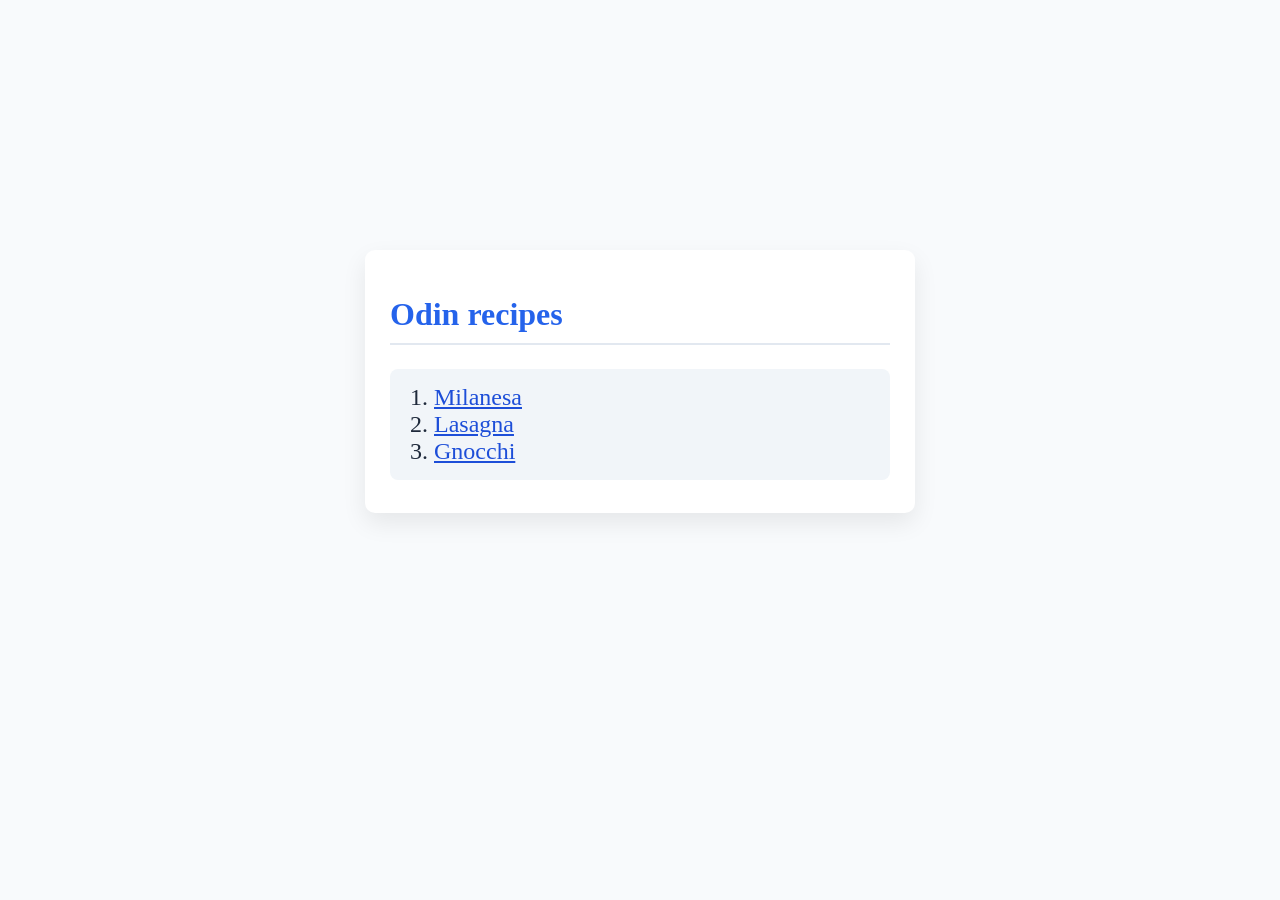
<file: index.html>
<!DOCTYPE html>
<html lang="en">

<head>
  <meta charset="UTF-8">
  <meta name="viewport" content="width=device-width, initial-scale=1.0">
  <title>Home</title>
  <link rel="stylesheet" href="styles.css">
</head>

<body>
  <div class="home">
    <h1 class="title">Odin recipes</h1>
    <ol class="list">
      <li><a class="links" href="recipes/milanesa.html">Milanesa </a> </li>
      <li><a class="links" href="recipes/lasagna.html">Lasagna</a></li>
      <li><a class="links" href="recipes/gnocchi.html">Gnocchi</a></li>
    </ol>
  </div>
</body>

</html>
</file>
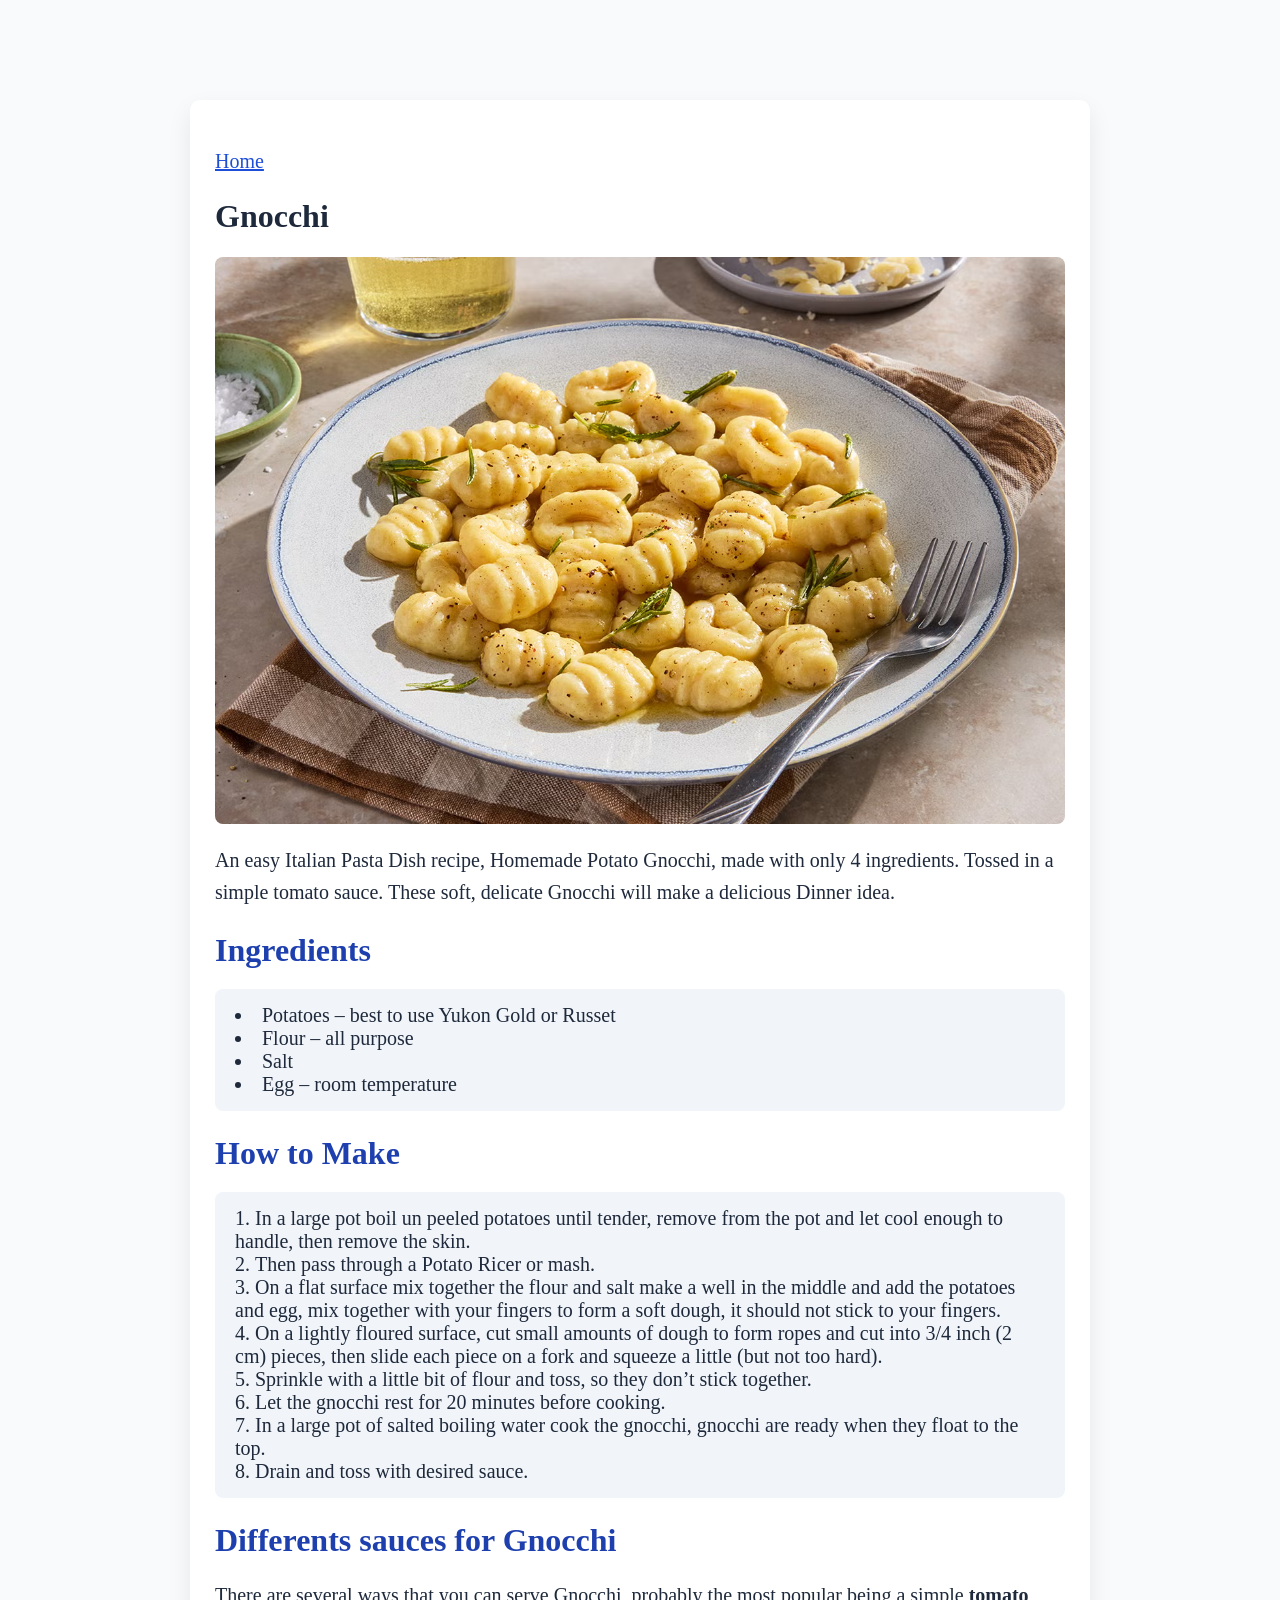
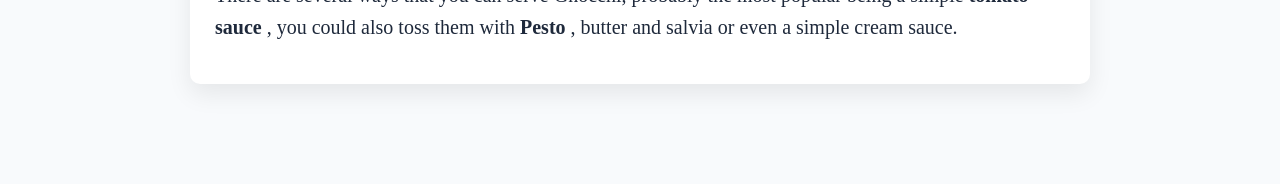
<file: recipes/gnocchi.html>
<!DOCTYPE html>
<html lang="en">

<head>
  <meta charset="UTF-8">
  <meta name="viewport" content="width=device-width, initial-scale=1.0">
  <title>Gnocchi</title>
  <link rel="stylesheet" href="gnostyle.css">
</head>

<body>
  <div class="text">
    <p><a class="links" href="../index.html">Home</a></p>
    <h1 title="">Gnocchi</h1>
    <img src="../images/gnocchi.jpg" height="732" width="1048">
    <p>An easy Italian Pasta Dish recipe, Homemade Potato Gnocchi, made with only 4 ingredients. Tossed in a simple
      tomato
      sauce. These soft, delicate Gnocchi will make a delicious Dinner idea.</p>
    <h2 class="subtitle">Ingredients</h2>
    <ul class="lists">
      <li>Potatoes – best to use Yukon Gold or Russet</li>
      <li>Flour – all purpose</li>
      <li>Salt</li>
      <li>Egg – room temperature</li>
    </ul>
    <h2 class="subtitle">How to Make</h2>
    <ol class="lists">
      <li>In a large pot boil un peeled potatoes until tender, remove from the pot and let cool enough to handle, then
        remove the skin.</li>
      <li>Then pass through a Potato Ricer or mash.</li>
      <li>On a flat surface mix together the flour and salt make a well in the middle and add the potatoes and egg, mix
        together with your fingers to form a soft dough, it should not stick to your fingers.</li>
      <li>On a lightly floured surface, cut small amounts of dough to form ropes and cut into 3/4 inch (2 cm) pieces,
        then
        slide each piece on a fork and squeeze a little (but not too hard).</li>
      <li>Sprinkle with a little bit of flour and toss, so they don’t stick together.</li>
      <li>Let the gnocchi rest for 20 minutes before cooking.</li>
      <li>In a large pot of salted boiling water cook the gnocchi, gnocchi are ready when they float to the top.</li>
      <li>Drain and toss with desired sauce.</li>
    </ol>
    <h2 class="subtitle">Differents sauces for Gnocchi</h2>
    <p>There are several ways that you can serve Gnocchi, probably the most popular being a simple <strong>tomato sauce
      </strong> , you could also toss them with <strong> Pesto </strong> , butter and salvia or even a simple cream
      sauce.
    </p>
  </div>
</body>

</html>
</file>
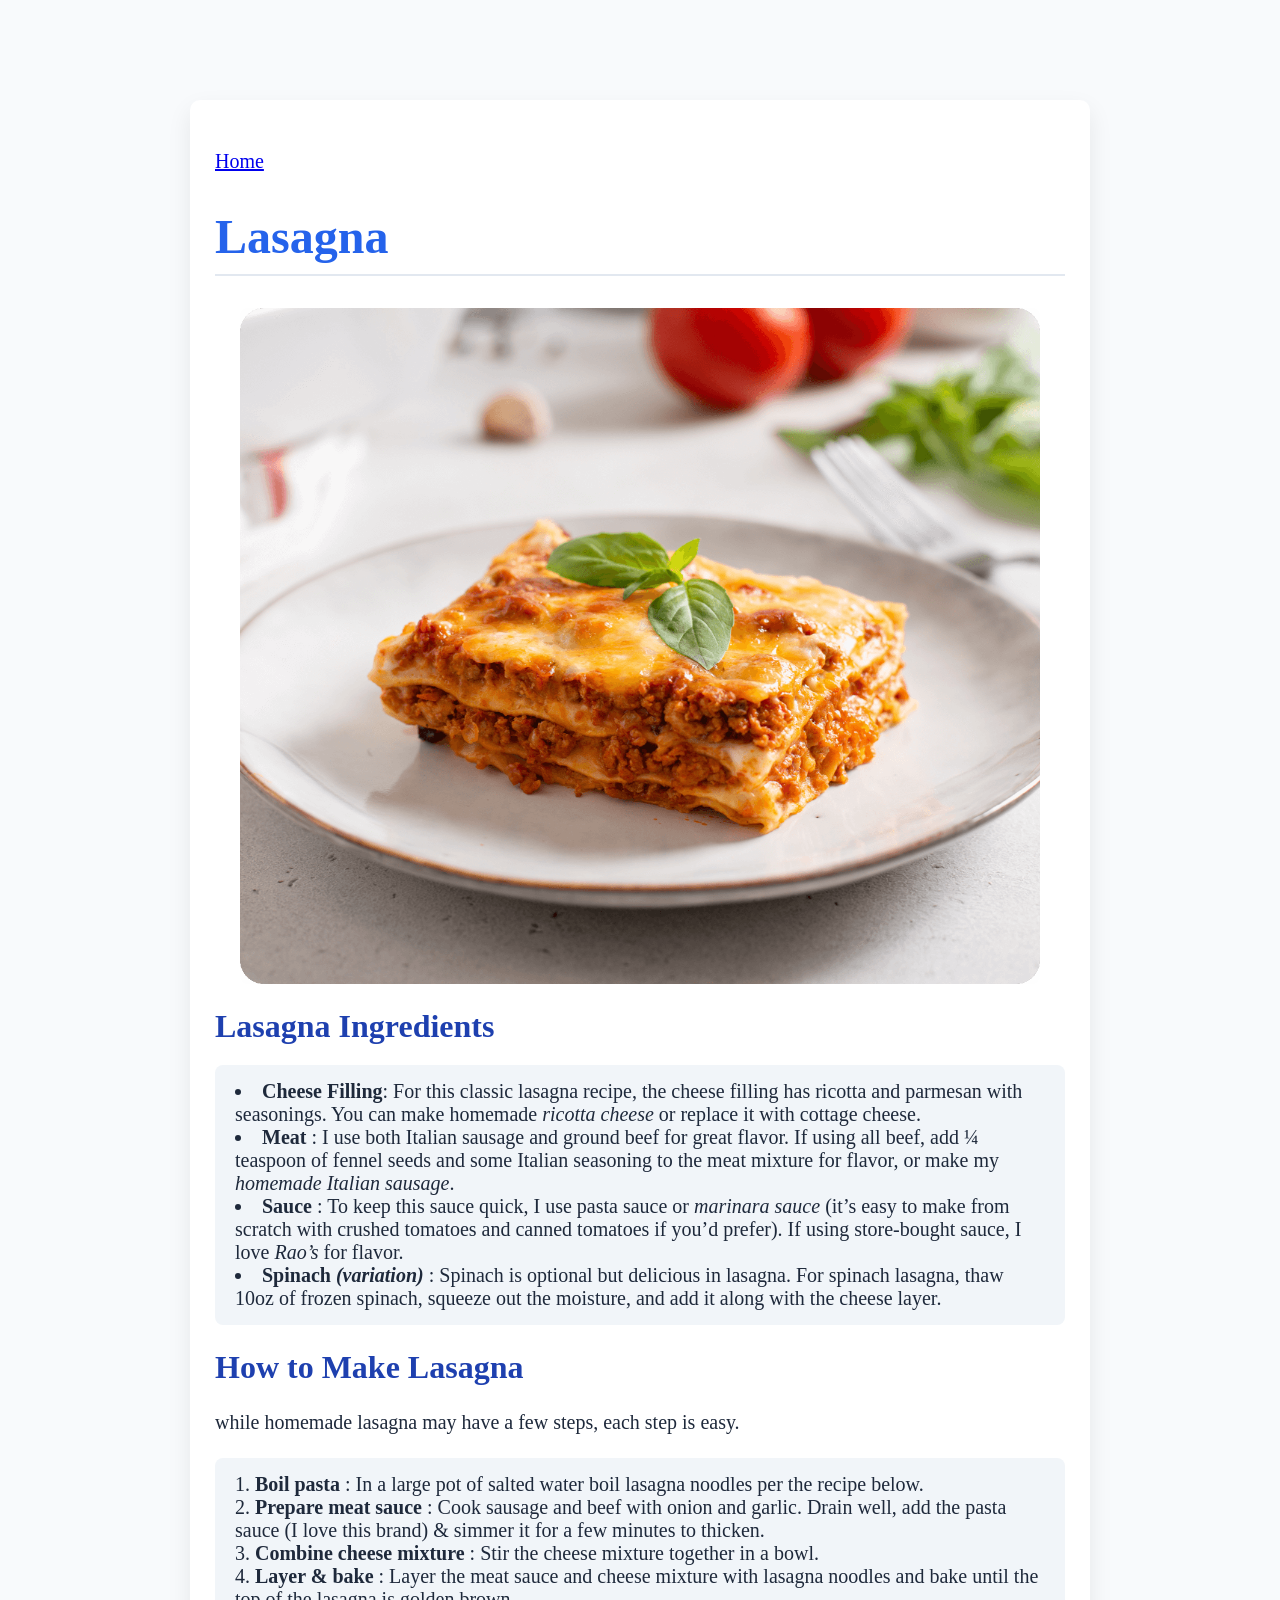
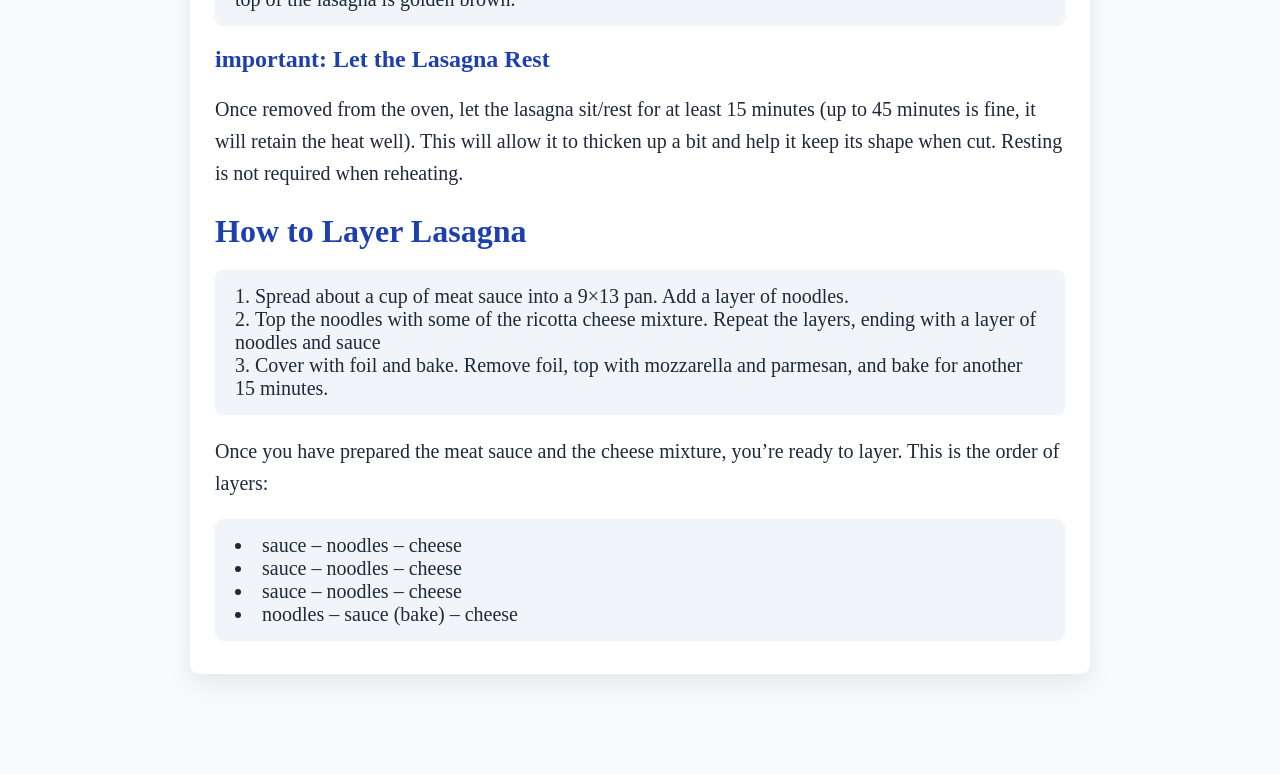
<file: recipes/lasagna.html>
<!DOCTYPE html>
<html lang="en">

<head>
  <meta charset="UTF-8">
  <meta name="viewport" content="width=device-width, initial-scale=1.0">
  <title>Lasagna</title>
  <link rel="stylesheet" href="lastyle.css">
</head>

<body>
  <div class="text">
    <p><a href="../index.html">Home</a></p>
    <h1 class="title">Lasagna</h1>
    <img src="../images/lasagna.jpg" height="650" width="800">
    <h2 class="subtitle">Lasagna Ingredients</h2>
    <ul class="lists">
      <li><strong>Cheese Filling</strong>: For this classic lasagna recipe, the cheese filling has ricotta and parmesan
        with seasonings.
        You can make homemade <em>ricotta cheese</em> or replace it with cottage cheese.</li>
      <li><strong>Meat</strong> : I use both Italian sausage and ground beef for great flavor. If using all beef, add ¼
        teaspoon of fennel seeds and some Italian seasoning to the meat mixture for flavor, or make my <em>homemade
          Italian sausage</em>.</li>
      <li><strong>Sauce</strong> : To keep this sauce quick, I use pasta sauce or <em>marinara sauce</em> (it’s easy to
        make from scratch with crushed tomatoes and canned tomatoes if you’d prefer). If using store-bought sauce, I
        love
        <em>Rao’s </em> for flavor.
      </li>
      <li><strong>Spinach <em>(variation)</em> </strong>: Spinach is optional but delicious in lasagna. For spinach
        lasagna, thaw 10oz of frozen spinach, squeeze out the moisture, and add it along with the cheese layer.</li>
    </ul>
    <h2 class="subtitle">How to Make Lasagna</h2>
    <p>while homemade lasagna may have a few steps, each step is easy.</p>
    <ol class="lists">
      <li> <strong> Boil pasta </strong>: In a large pot of salted water boil lasagna noodles per the recipe below.</li>
      <li> <strong> Prepare meat sauce </strong> : Cook sausage and beef with onion and garlic. Drain well, add the
        pasta
        sauce (I love this brand) & simmer it for a few minutes to thicken.</li>
      <li> <strong> Combine cheese mixture </strong> : Stir the cheese mixture together in a bowl.</li>
      <li> <strong> Layer & bake </strong>: Layer the meat sauce and cheese mixture with lasagna noodles and bake until
        the top of the lasagna is golden brown.</li>
    </ol>
    <h3 class="another_title">important: Let the Lasagna Rest</h3>
    <p>Once removed from the oven, let the lasagna sit/rest for at least 15 minutes (up to 45 minutes is fine, it will
      retain the heat well). This will allow it to thicken up a bit and help it keep its shape when cut. Resting is not
      required when reheating.</p>
    <h2 class="subtitle">How to Layer Lasagna</h2>
    <ol class="lists">
      <li>Spread about a cup of meat sauce into a 9×13 pan. Add a layer of noodles.</li>
      <li>Top the noodles with some of the ricotta cheese mixture. Repeat the layers, ending with a layer of noodles and
        sauce</li>
      <li>Cover with foil and bake. Remove foil, top with mozzarella and parmesan, and bake for another 15 minutes.</li>
    </ol>
    <p>Once you have prepared the meat sauce and the cheese mixture, you’re ready to layer. This is the order of layers:
    </p>
    <ul class="lists">
      <li>sauce – noodles – cheese</li>
      <li>sauce – noodles – cheese</li>
      <li>sauce – noodles – cheese</li>
      <li>noodles – sauce (bake) – cheese</li>
    </ul>
  </div>
</body>

</html>
</file>
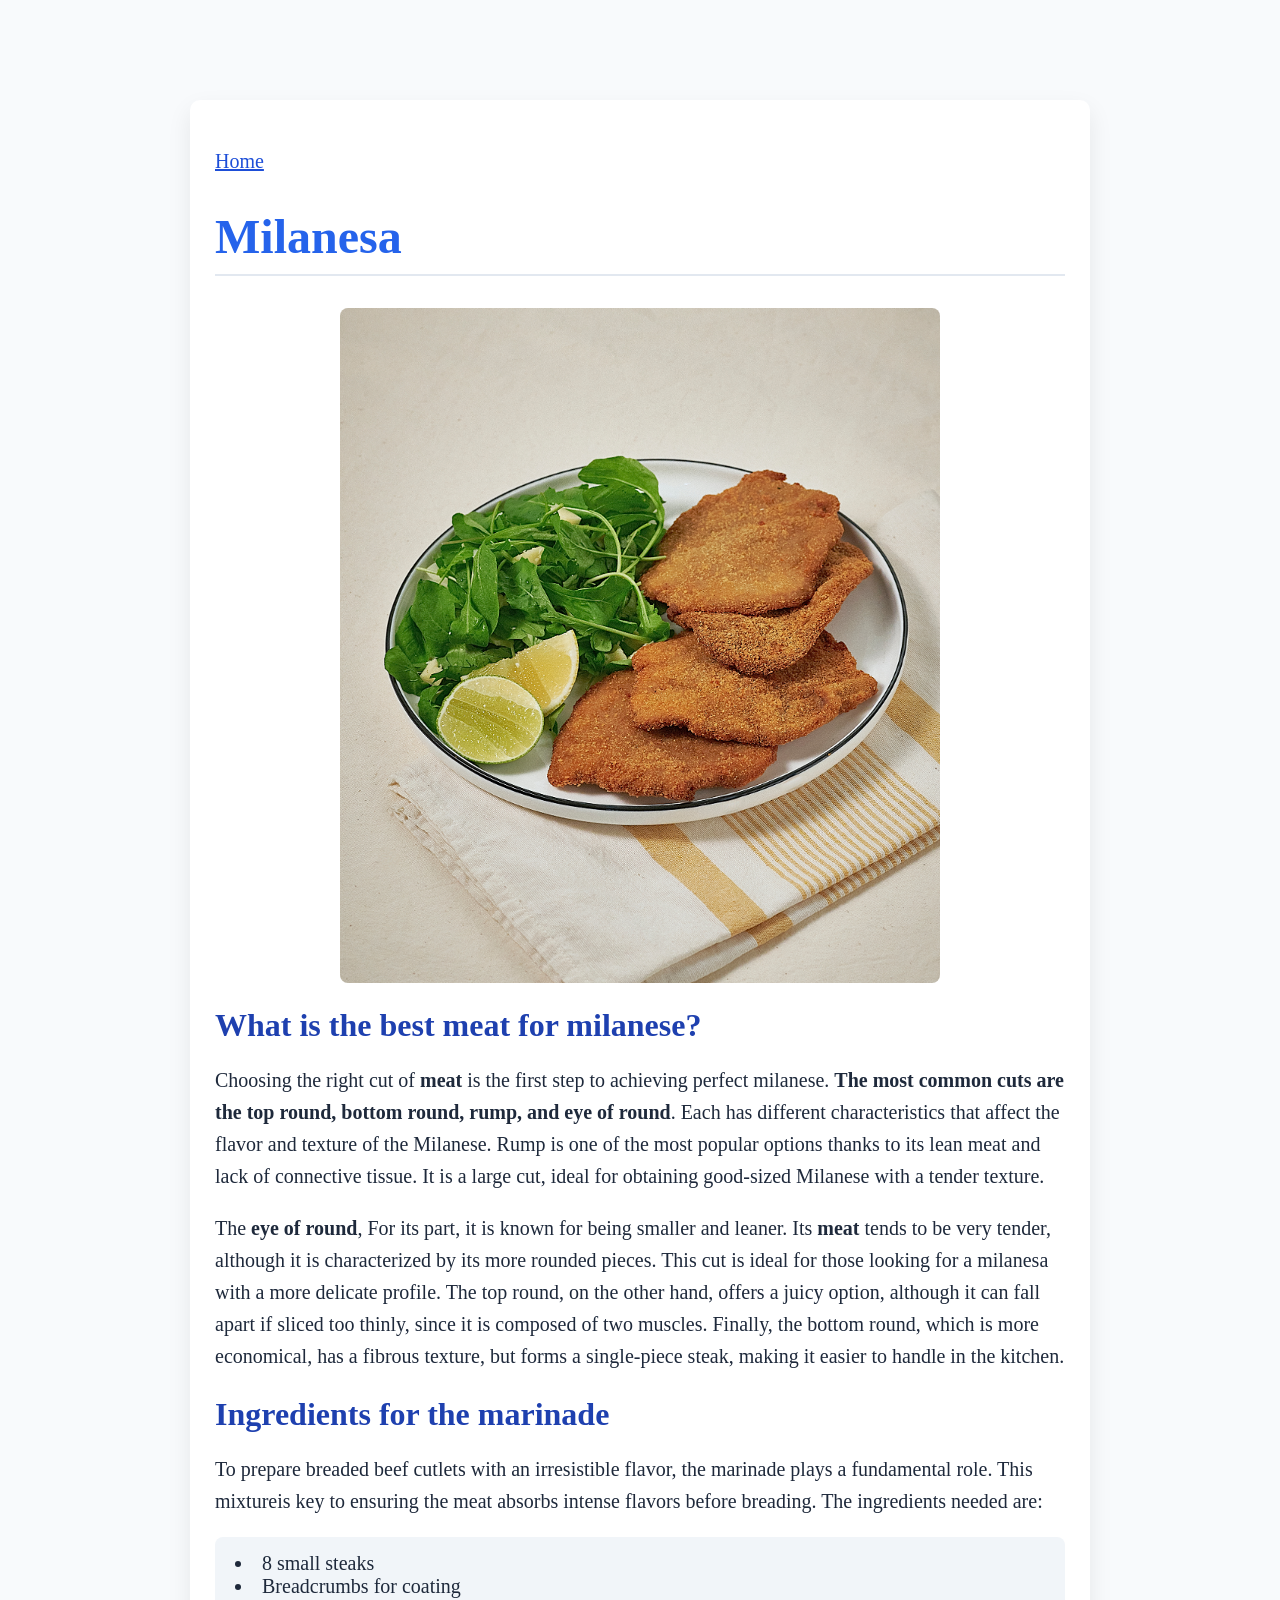
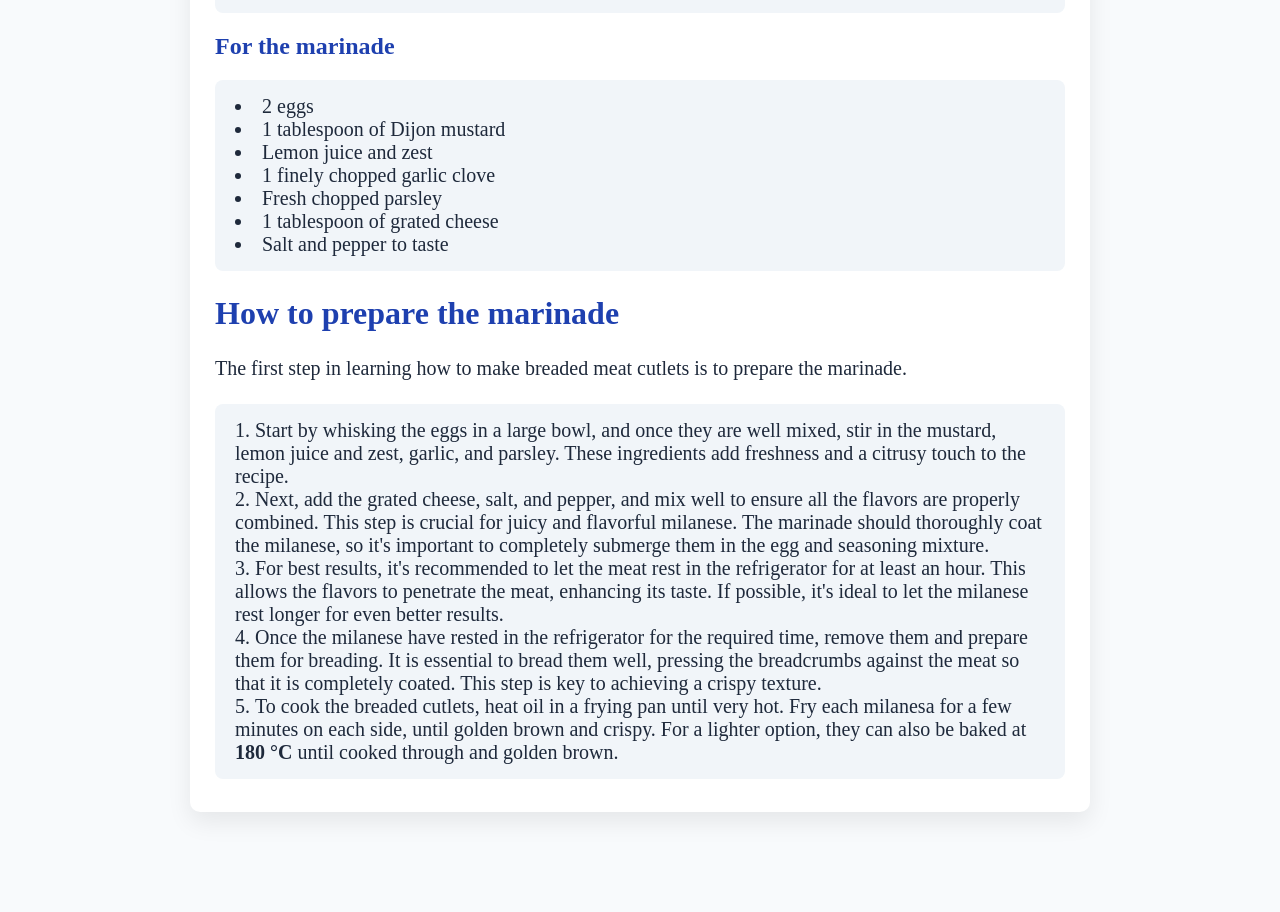
<file: recipes/milanesa.html>
<!DOCTYPE html>
<html lang="en">

<head>
  <meta charset="UTF-8">
  <meta name="viewport" content="width=device-width, initial-scale=1.0">
  <title>Milanesa</title>
  <link rel="stylesheet" href="milastyle.css">
</head>

<body>
  <div class="text">
    <p><a class="links" href="../index.html">Home</a></p>
    <h1 class="title">Milanesa</h1>
    <img src="../images/mila.jpg" height="675" width="600">
    <div>
      <h2 class="subtitle">What is the best meat for milanese?</h2>
      <p>Choosing the right cut of <strong>meat</strong> is the first step to achieving perfect milanese.
        <strong>The most common cuts are the top round, bottom round, rump, and eye of round</strong>. Each has
        different
        characteristics that affect the flavor and texture of the Milanese. Rump is one of the most popular options
        thanks to its lean meat and lack of connective tissue. It is a large cut, ideal for obtaining good-sized
        Milanese
        with a tender texture.
      </p>
      <p>The <strong>eye of round</strong>, For its part, it is known for being smaller and leaner. Its
        <strong>meat</strong>
        tends to be very tender, although it is characterized by its more rounded pieces. This cut is ideal for those
        looking for a milanesa with a more delicate profile. The top round, on the other hand, offers a juicy option,
        although it can fall apart if sliced too thinly, since it is composed of two muscles. Finally, the bottom round,
        which is more economical, has a fibrous texture, but forms a single-piece steak, making it easier to handle in
        the
        kitchen.
      </p>
    </div>
    <div>
      <h2 class="subtitle">Ingredients for the marinade</h2>
      <p>To prepare breaded beef cutlets with an irresistible flavor, the marinade plays a fundamental role. This
        mixtureis
        key to ensuring the meat absorbs intense flavors before breading. The ingredients needed
        are:</p>
      <ul class="lists">
        <li>8 small steaks</li>
        <li>Breadcrumbs for coating</li>
      </ul>
    </div>
    <div>
      <h3 class="another_title">For the marinade</h3>
      <ul class="lists">
        <li>2 eggs</li>
        <li>1 tablespoon of Dijon mustard</li>
        <li>Lemon juice and zest</li>
        <li>1 finely chopped garlic clove</li>
        <li>Fresh chopped parsley</li>
        <li>1 tablespoon of grated cheese</li>
        <li>Salt and pepper to taste</li>
      </ul>
    </div>
    <div>
      <h2 class="subtitle">How to prepare the marinade</h2>
      <p>The first step in learning how to make breaded meat cutlets is to prepare the marinade.</p>
      <ol class="lists">
        <li>Start by whisking the eggs in a large bowl, and once they are well mixed, stir in the mustard, lemon juice
          and
          zest, garlic, and parsley. These ingredients add freshness and a citrusy touch to the recipe.
        </li>
        <li>Next, add the grated cheese, salt, and pepper, and mix well to ensure all the flavors are properly combined.
          This step is crucial for juicy and flavorful milanese. The marinade should thoroughly coat the milanese, so
          it's important to completely submerge them in the egg and seasoning mixture.</li>
        <li>For best results, it's recommended to let the meat rest in the refrigerator for at least an hour.
          This allows the flavors to penetrate the meat, enhancing its taste. If possible, it's ideal to let the
          milanese
          rest longer for even better results.</li>
        <li>Once the milanese have rested in the refrigerator for the required time, remove them and prepare them
          for breading. It is essential to bread them well, pressing the breadcrumbs against the meat so that it is
          completely coated. This step is key to achieving a crispy texture.</li>
        <li>To cook the breaded cutlets, heat oil in a frying pan until very hot. Fry each milanesa for a few minutes on
          each side, until golden brown and crispy. For a lighter option, they can also be baked at <strong>180
            °C</strong>
          until cooked through and golden brown.</li>
      </ol>
    </div>
  </div>
</body>

</html>
</file>
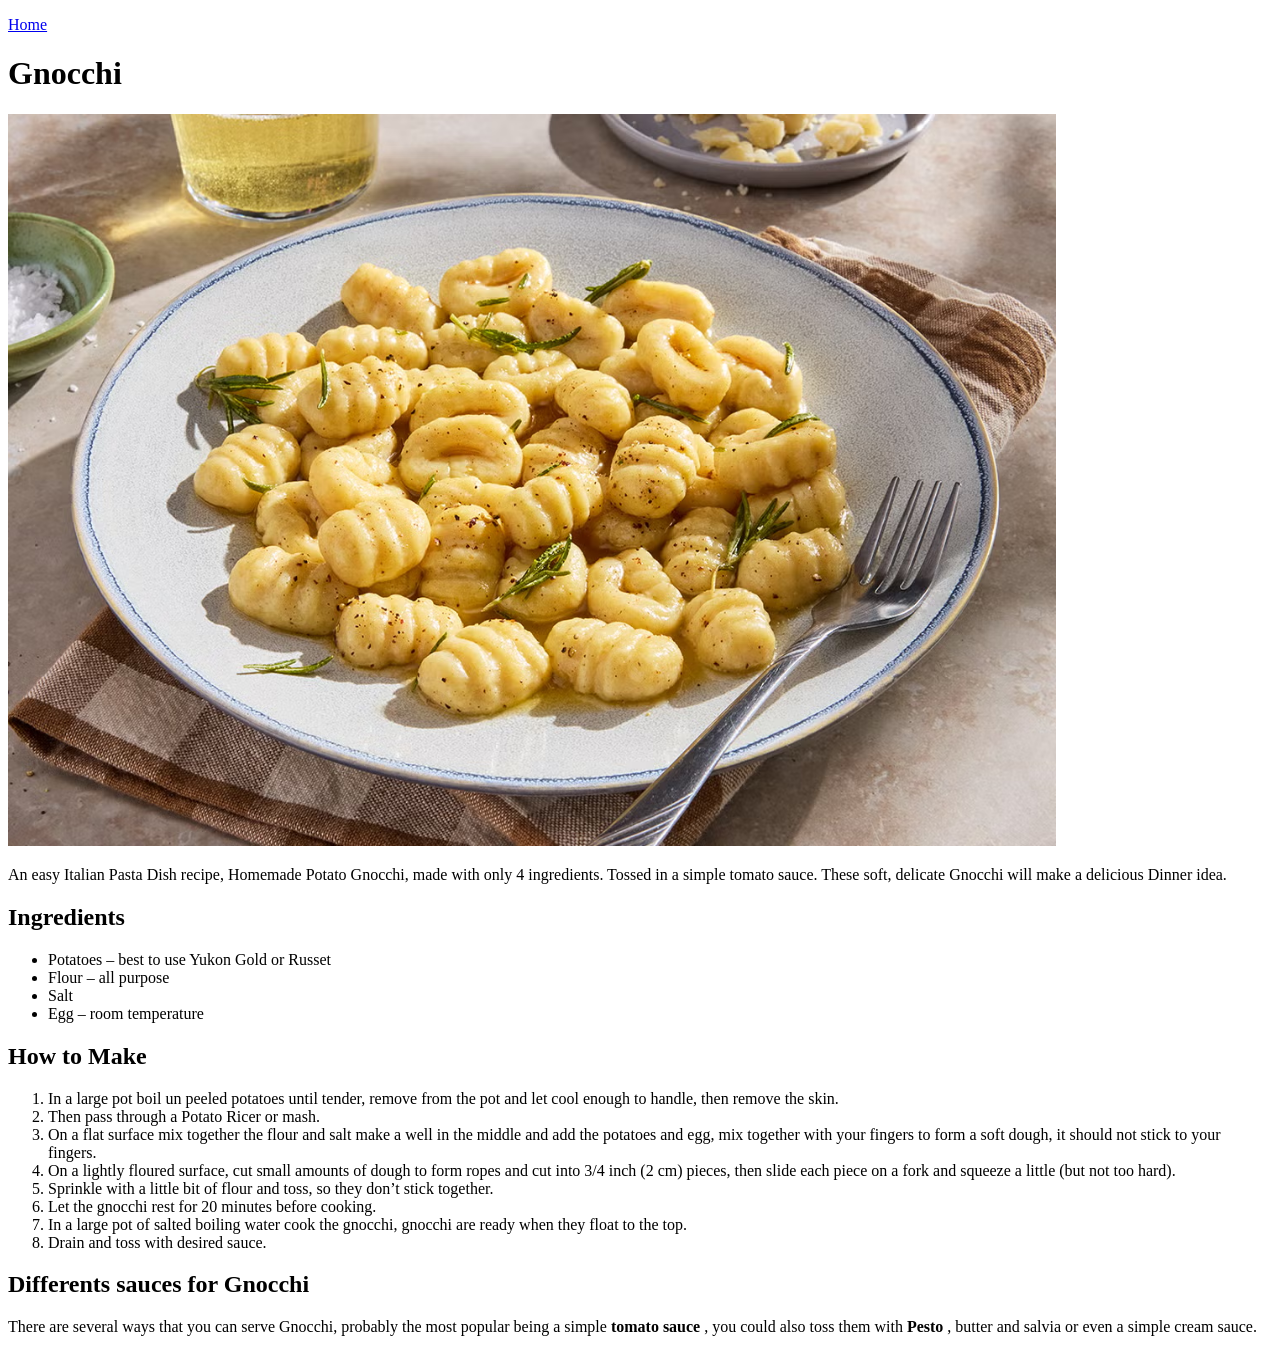
<file: recipes/ñoquis.html>
<!DOCTYPE html>
<html lang="en">

<head>
  <meta charset="UTF-8">
  <meta name="viewport" content="width=device-width, initial-scale=1.0">
  <title>Gnocchi</title>
</head>

<body>
  <p><a href="../index.html">Home</a></p>
  <h1>Gnocchi</h1>
  <img src="../imagenes/gnocchi.jpg" height="732" width="1048">
  <p>An easy Italian Pasta Dish recipe, Homemade Potato Gnocchi, made with only 4 ingredients. Tossed in a simple tomato
    sauce. These soft, delicate Gnocchi will make a delicious Dinner idea.</p>
  <h2>Ingredients</h2>
  <ul>
    <li>Potatoes – best to use Yukon Gold or Russet</li>
    <li>Flour – all purpose</li>
    <li>Salt</li>
    <li>Egg – room temperature</li>
  </ul>
  <h2>How to Make</h2>
  <ol>
    <li>In a large pot boil un peeled potatoes until tender, remove from the pot and let cool enough to handle, then
      remove the skin.</li>
    <li>Then pass through a Potato Ricer or mash.</li>
    <li>On a flat surface mix together the flour and salt make a well in the middle and add the potatoes and egg, mix
      together with your fingers to form a soft dough, it should not stick to your fingers.</li>
    <li>On a lightly floured surface, cut small amounts of dough to form ropes and cut into 3/4 inch (2 cm) pieces, then
      slide each piece on a fork and squeeze a little (but not too hard).</li>
    <li>Sprinkle with a little bit of flour and toss, so they don’t stick together.</li>
    <li>Let the gnocchi rest for 20 minutes before cooking.</li>
    <li>In a large pot of salted boiling water cook the gnocchi, gnocchi are ready when they float to the top.</li>
    <li>Drain and toss with desired sauce.</li>
  </ol>
  <h2>Differents sauces for Gnocchi</h2>
  <p>There are several ways that you can serve Gnocchi, probably the most popular being a simple <strong>tomato sauce
    </strong> , you could also toss them with <strong> Pesto </strong> , butter and salvia or even a simple cream sauce.
  </p>

</body>

</html>
</file>
<file: styles.css>
body {
  font-family: "Times New Roman", "Garamond", "Georgia", serif;
  background-color: #f8fafc;
  color: #1e293b;
}


.home {
  max-width: 500px;
  height: auto;
  background: #ffffff;
  margin: 250px auto;
  padding: 25px;
  border-radius: 10px;
  box-shadow: 0 10px 25px rgba(0, 0, 0, 0.08);
}


.title {
  color: #2563eb;
  border-bottom: 2px solid #e2e8f0;
  padding-bottom: 10px;
}

.list {
  background: #f1f5f9;
  padding: 15px 20px;
  border-radius: 8px;
  font-size: 24px;
  margin-bottom: 8px;
  list-style-position: inside;
}

.links {
  color: #1d4ed8;
  text-decoration: underline;
}
</file>
<file: recipes/gnostyle.css>
body {
  font-family: "Times New Roman", "Garamond", "Georgia", serif;
  background-color: #f8fafc;
  color: #1e293b;
}

.text {
  max-width: 850px;
  height: auto;
  background: #ffffff;
  margin: 100px auto;
  padding: 25px;
  border-radius: 10px;
  box-shadow: 0 10px 25px rgba(0, 0, 0, 0.08);
}

.title {
  color: #2563eb;
  border-bottom: 2px solid #e2e8f0;
  padding-bottom: 10px;
  font-size: 48px;
}

.subtitle {
  color: #1e40af;
  margin-top: 24px;
  margin-bottom: 12px;
  font-size: 32px;
}

.another_title {
  color: #1e40af;
  margin-top: 20px;
  margin-bottom: 12px;
  font-size: 24px;
}

p {
  line-height: 1.6;
  margin-bottom: 16px;
  font-size: 20px;
}

img {
  display: block;
  max-width: 100%;
  height: auto;
  margin: 20px auto;
  border-radius: 8px;
}

.lists {
  background: #f1f5f9;
  padding: 15px 20px;
  border-radius: 8px;
  font-size: 20px;
  margin-bottom: 8px;
  list-style-position: inside;
}

.links {
  color: #1d4ed8;
  text-decoration: underline;
}
</file>
<file: recipes/lastyle.css>
body {
  font-family: "Times New Roman", "Garamond", "Georgia", serif;
  background-color: #f8fafc;
  color: #1e293b;
}

.text {
  max-width: 850px;
  height: auto;
  background: #ffffff;
  margin: 100px auto;
  padding: 25px;
  border-radius: 10px;
  box-shadow: 0 10px 25px rgba(0, 0, 0, 0.08);
}

.title {
  color: #2563eb;
  border-bottom: 2px solid #e2e8f0;
  padding-bottom: 10px;
  font-size: 48px;
}

.subtitle {
  color: #1e40af;
  margin-top: 24px;
  margin-bottom: 12px;
  font-size: 32px;
}

.another_title {
  color: #1e40af;
  margin-top: 20px;
  margin-bottom: 12px;
  font-size: 24px;
}

p {
  line-height: 1.6;
  margin-bottom: 16px;
  font-size: 20px;
}

img {
  display: block;
  max-width: 100%;
  height: auto;
  margin: 20px auto;
  border-radius: 8px;
}

.lists {
  background: #f1f5f9;
  padding: 15px 20px;
  border-radius: 8px;
  font-size: 20px;
  margin-bottom: 8px;
  list-style-position: inside;
}

.links {
  color: #1d4ed8;
  text-decoration: underline;
}
</file>
<file: recipes/milastyle.css>
body {
  font-family: "Times New Roman", "Garamond", "Georgia", serif;
  background-color: #f8fafc;
  color: #1e293b;
}

.text {
  max-width: 850px;
  height: auto;
  background: #ffffff;
  margin: 100px auto;
  padding: 25px;
  border-radius: 10px;
  box-shadow: 0 10px 25px rgba(0, 0, 0, 0.08);
}

.title {
  color: #2563eb;
  border-bottom: 2px solid #e2e8f0;
  padding-bottom: 10px;
  font-size: 48px;
}

.subtitle {
  color: #1e40af;
  margin-top: 24px;
  margin-bottom: 12px;
  font-size: 32px;
}

.another_title {
  color: #1e40af;
  margin-top: 20px;
  margin-bottom: 12px;
  font-size: 24px;
}

p {
  line-height: 1.6;
  margin-bottom: 16px;
  font-size: 20px;
}

img {
  display: block;
  max-width: 100%;
  height: auto;
  margin: 20px auto;
  border-radius: 8px;
}

.lists {
  background: #f1f5f9;
  padding: 15px 20px;
  border-radius: 8px;
  font-size: 20px;
  margin-bottom: 8px;
  list-style-position: inside;
}

.links {
  color: #1d4ed8;
  text-decoration: underline;
}
</file>
